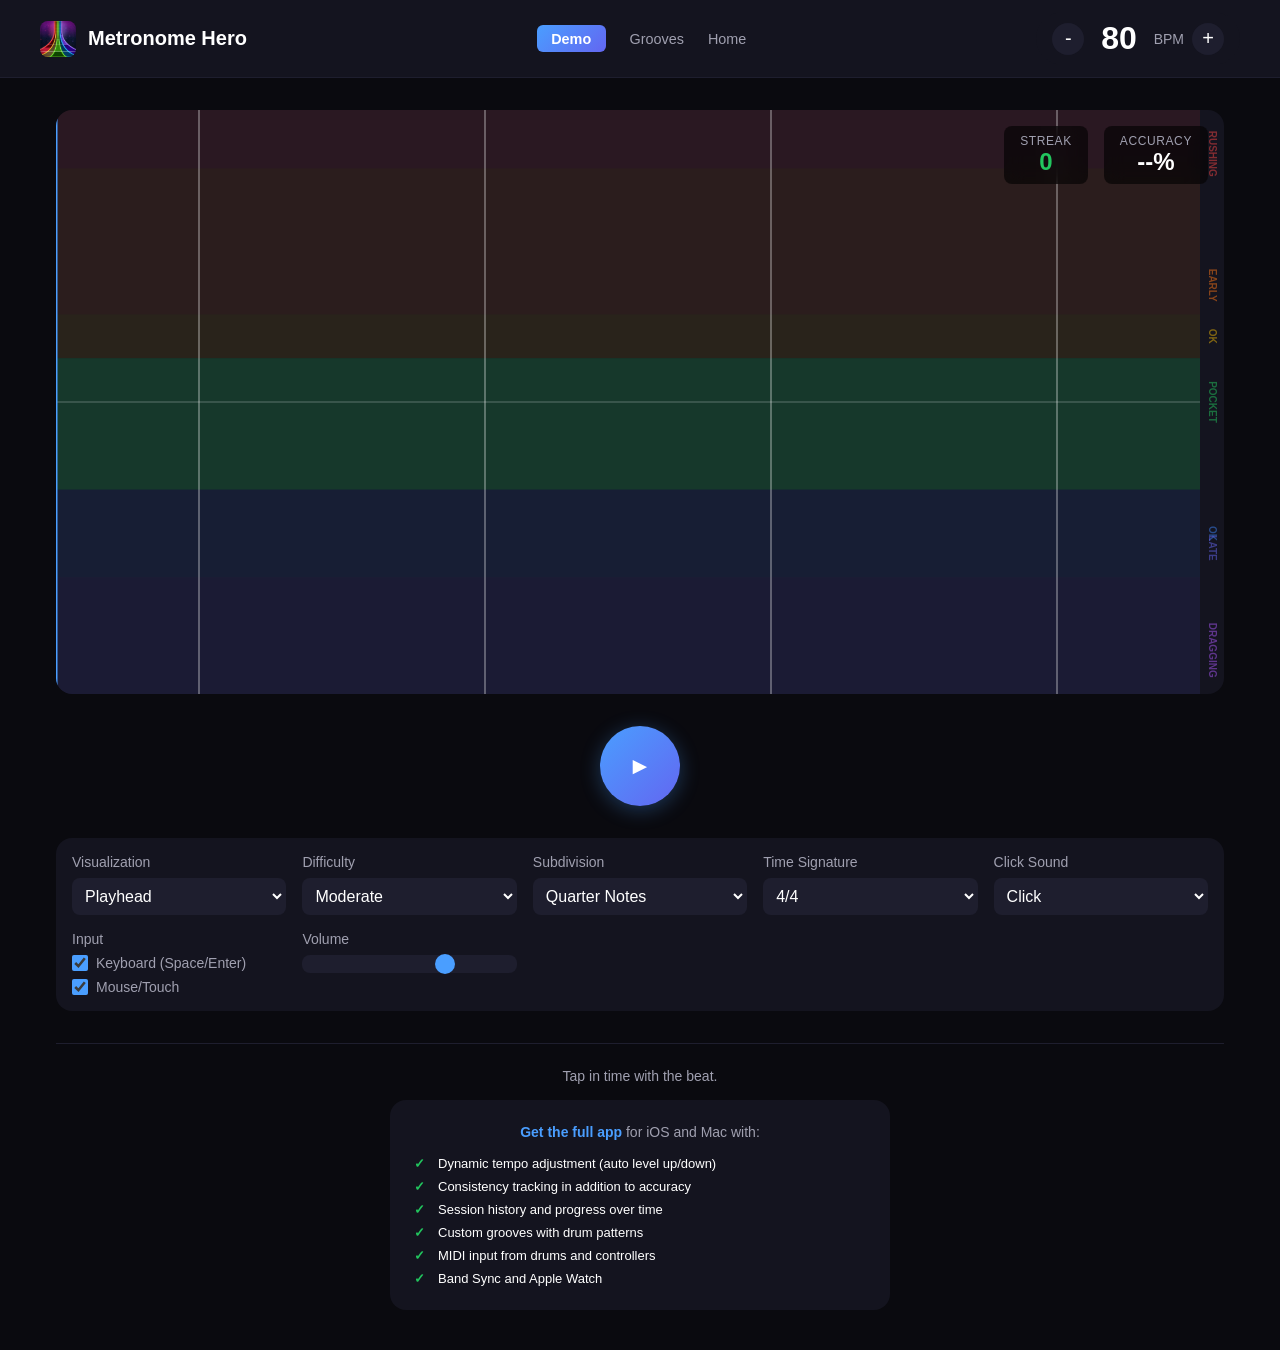
<file: play/index.html>
<!DOCTYPE html>
<html lang="en">
<head>
    <meta charset="UTF-8">
    <meta name="viewport" content="width=device-width, initial-scale=1.0">
    <title>Metronome Hero - Play</title>
    <link rel="stylesheet" href="style.css">
    <link rel="icon" href="../images/icon.png" type="image/png">
</head>
<body>
    <nav>
        <div class="nav-container">
            <a href="../" class="nav-brand">
                <img src="../images/appicon.png" alt="Metronome Hero icon">
                Metronome Hero
            </a>
            <ul class="nav-links">
                <li><a href="./" class="nav-demo">Demo</a></li>
                <li><a href="../grooves/">Grooves</a></li>
                <li><a href="../">Home</a></li>
            </ul>
            <div id="tempo-display">
                <button id="tempo-down" class="tempo-btn">-</button>
                <span id="tempo-value">80</span>
                <span class="tempo-unit">BPM</span>
                <button id="tempo-up" class="tempo-btn">+</button>
            </div>
        </div>
    </nav>

    <div id="app">

        <main>
            <div id="visualization-container">
                <canvas id="viz-canvas"></canvas>
                <div id="stats-overlay">
                    <div id="streak-display">
                        <span class="label">Streak</span>
                        <span id="streak-value">0</span>
                    </div>
                    <div id="accuracy-display">
                        <span class="label">Accuracy</span>
                        <span id="accuracy-value">--%</span>
                    </div>
                </div>
            </div>

            <div id="controls">
                <button id="play-btn" class="primary-btn">
                    <span class="play-icon">&#9658;</span>
                    <span class="stop-icon">&#9632;</span>
                </button>
            </div>

            <div id="settings-panel">
                <div class="setting-group">
                    <label>Visualization</label>
                    <select id="viz-select">
                        <option value="playhead">Playhead</option>
                        <option value="scrolling">Scrolling History</option>
                        <option value="highway">Note Highway</option>
                    </select>
                </div>

                <div class="setting-group">
                    <label>Difficulty</label>
                    <select id="difficulty-select">
                        <option value="beginner">Beginner</option>
                        <option value="easy">Easy</option>
                        <option value="moderate" selected>Moderate</option>
                        <option value="hard">Hard</option>
                        <option value="expert">Expert</option>
                    </select>
                </div>

                <div class="setting-group">
                    <label>Subdivision</label>
                    <select id="subdivision-select">
                        <option value="1">Quarter Notes</option>
                        <option value="2">Eighth Notes</option>
                        <option value="3">Triplets</option>
                        <option value="4">Sixteenth Notes</option>
                    </select>
                </div>

                <div class="setting-group">
                    <label>Time Signature</label>
                    <select id="timesig-select">
                        <option value="4">4/4</option>
                        <option value="3">3/4</option>
                        <option value="6">6/8</option>
                        <option value="5">5/4</option>
                        <option value="7">7/8</option>
                    </select>
                </div>

                <div class="setting-group">
                    <label>Click Sound</label>
                    <select id="sound-select">
                        <option value="click">Click</option>
                        <option value="woodblock">Wood Block</option>
                        <option value="hihat">Hi-Hat</option>
                        <option value="cowbell">Cowbell</option>
                        <option value="claves">Claves</option>
                    </select>
                </div>

                <div class="setting-group">
                    <label>Input</label>
                    <div id="input-options">
                        <label class="checkbox-label">
                            <input type="checkbox" id="input-keyboard" checked>
                            Keyboard (Space/Enter)
                        </label>
                        <label class="checkbox-label">
                            <input type="checkbox" id="input-mouse" checked>
                            Mouse/Touch
                        </label>
                    </div>
                </div>

                <div class="setting-group">
                    <label>Volume</label>
                    <input type="range" id="volume-slider" min="0" max="100" value="70">
                </div>
            </div>
        </main>

        <footer>
            <p class="footer-tagline">Tap in time with the beat.</p>
            <div class="app-promo">
                <p><a href="../" class="app-link">Get the full app</a> for iOS and Mac with:</p>
                <ul class="feature-list">
                    <li>Dynamic tempo adjustment (auto level up/down)</li>
                    <li>Consistency tracking in addition to accuracy</li>
                    <li>Session history and progress over time</li>
                    <li>Custom grooves with drum patterns</li>
                    <li>MIDI input from drums and controllers</li>
                    <li>Band Sync and Apple Watch</li>
                </ul>
            </div>
        </footer>
    </div>

    <script type="module" src="app.js"></script>
</body>
</html>
</file>
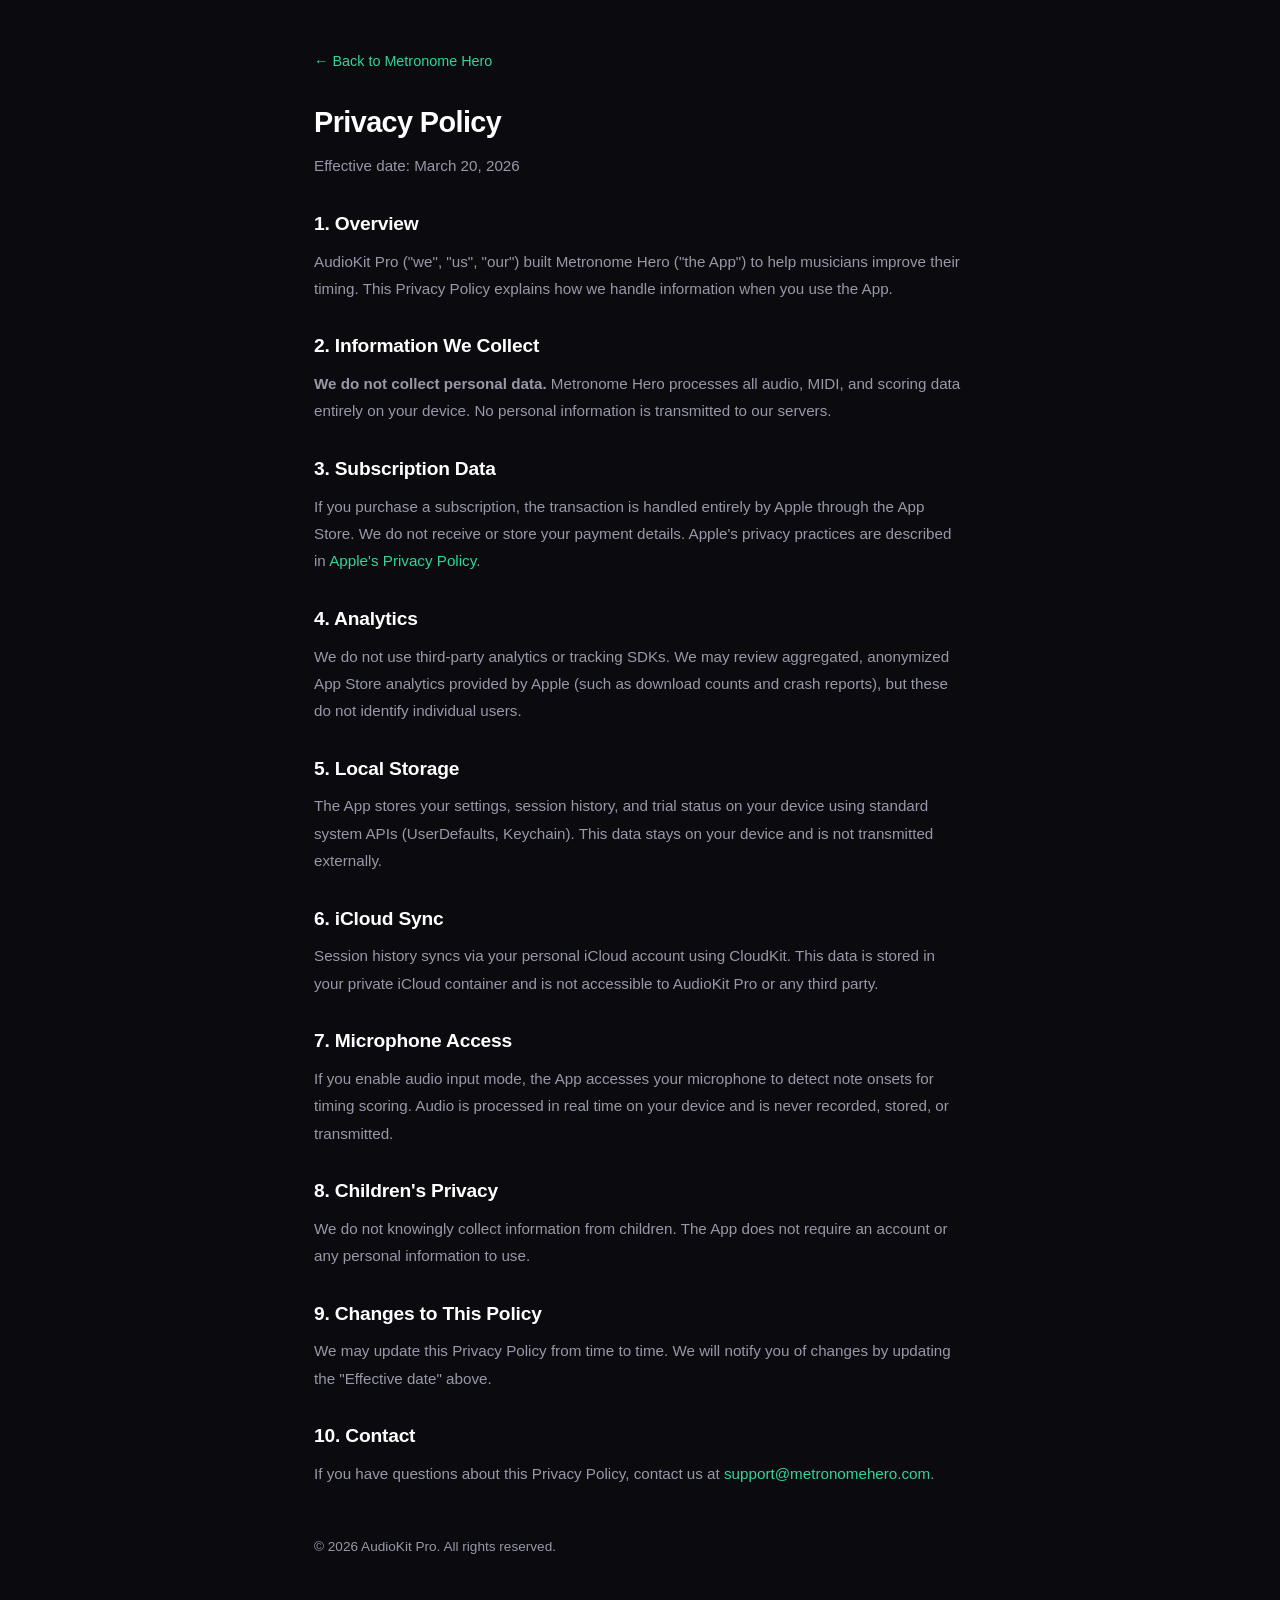
<file: privacy-policy.html>
<!DOCTYPE html>
<html lang="en">
<head>
    <meta charset="UTF-8">
    <meta name="viewport" content="width=device-width, initial-scale=1.0">
    <title>Privacy Policy — Metronome Hero</title>
    <link rel="icon" type="image/png" href="appicon.png">
    <link rel="stylesheet" href="style.css">
</head>
<body>

<div class="legal-page">
<div class="container">
    <a href="index.html" class="back-link">&larr; Back to Metronome Hero</a>

    <h1>Privacy Policy</h1>
    <p class="effective-date">Effective date: March 20, 2026</p>

    <h2>1. Overview</h2>
    <p>AudioKit Pro ("we", "us", "our") built Metronome Hero ("the App") to help musicians improve their timing. This Privacy Policy explains how we handle information when you use the App.</p>

    <h2>2. Information We Collect</h2>
    <p><strong>We do not collect personal data.</strong> Metronome Hero processes all audio, MIDI, and scoring data entirely on your device. No personal information is transmitted to our servers.</p>

    <h2>3. Subscription Data</h2>
    <p>If you purchase a subscription, the transaction is handled entirely by Apple through the App Store. We do not receive or store your payment details. Apple's privacy practices are described in <a href="https://www.apple.com/privacy/">Apple's Privacy Policy</a>.</p>

    <h2>4. Analytics</h2>
    <p>We do not use third-party analytics or tracking SDKs. We may review aggregated, anonymized App Store analytics provided by Apple (such as download counts and crash reports), but these do not identify individual users.</p>

    <h2>5. Local Storage</h2>
    <p>The App stores your settings, session history, and trial status on your device using standard system APIs (UserDefaults, Keychain). This data stays on your device and is not transmitted externally.</p>

    <h2>6. iCloud Sync</h2>
    <p>Session history syncs via your personal iCloud account using CloudKit. This data is stored in your private iCloud container and is not accessible to AudioKit Pro or any third party.</p>

    <h2>7. Microphone Access</h2>
    <p>If you enable audio input mode, the App accesses your microphone to detect note onsets for timing scoring. Audio is processed in real time on your device and is never recorded, stored, or transmitted.</p>

    <h2>8. Children's Privacy</h2>
    <p>We do not knowingly collect information from children. The App does not require an account or any personal information to use.</p>

    <h2>9. Changes to This Policy</h2>
    <p>We may update this Privacy Policy from time to time. We will notify you of changes by updating the "Effective date" above.</p>

    <h2>10. Contact</h2>
    <p>If you have questions about this Privacy Policy, contact us at <a href="mailto:support@metronomehero.com">support@metronomehero.com</a>.</p>

    <p style="margin-top: 3rem; font-size: 0.85rem;">&copy; 2026 AudioKit Pro. All rights reserved.</p>
</div>
</div>

</body>
</html>
</file>
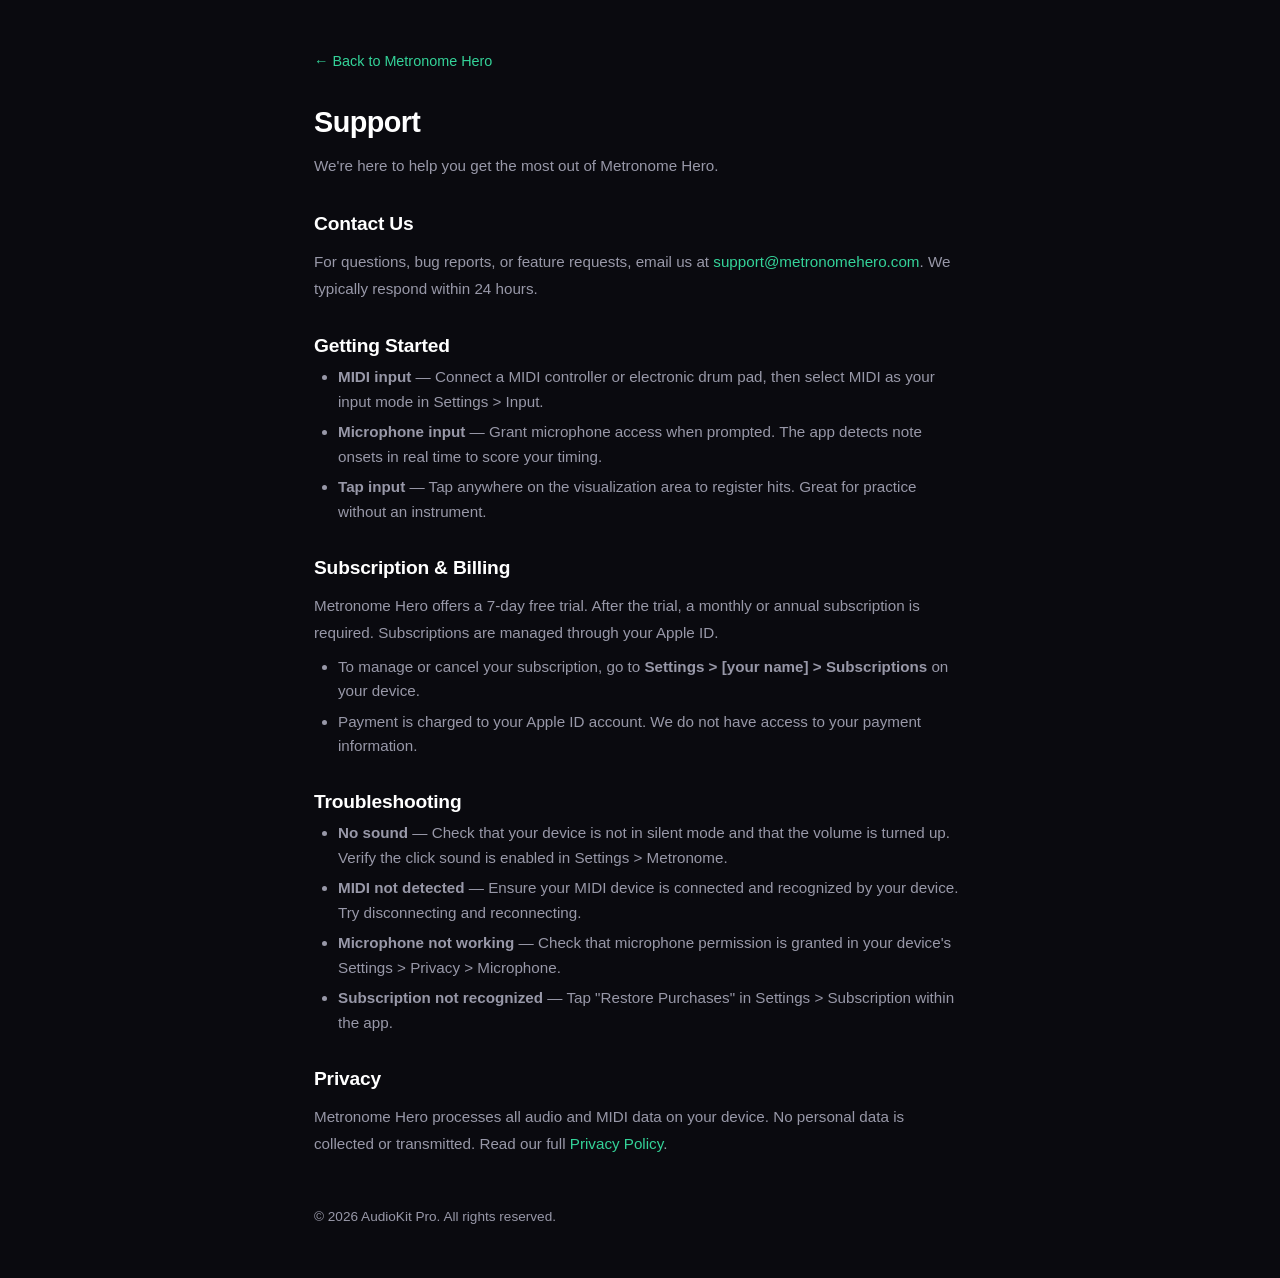
<file: support.html>
<!DOCTYPE html>
<html lang="en">
<head>
    <meta charset="UTF-8">
    <meta name="viewport" content="width=device-width, initial-scale=1.0">
    <title>Support — Metronome Hero</title>
    <link rel="icon" type="image/png" href="appicon.png">
    <link rel="stylesheet" href="style.css">
</head>
<body>

<div class="legal-page">
<div class="container">
    <a href="index.html" class="back-link">&larr; Back to Metronome Hero</a>

    <h1>Support</h1>
    <p>We're here to help you get the most out of Metronome Hero.</p>

    <h2>Contact Us</h2>
    <p>For questions, bug reports, or feature requests, email us at <a href="mailto:support@metronomehero.com">support@metronomehero.com</a>. We typically respond within 24 hours.</p>

    <h2>Getting Started</h2>
    <ul>
        <li><strong>MIDI input</strong> &mdash; Connect a MIDI controller or electronic drum pad, then select MIDI as your input mode in Settings &gt; Input.</li>
        <li><strong>Microphone input</strong> &mdash; Grant microphone access when prompted. The app detects note onsets in real time to score your timing.</li>
        <li><strong>Tap input</strong> &mdash; Tap anywhere on the visualization area to register hits. Great for practice without an instrument.</li>
    </ul>

    <h2>Subscription &amp; Billing</h2>
    <p>Metronome Hero offers a 7-day free trial. After the trial, a monthly or annual subscription is required. Subscriptions are managed through your Apple ID.</p>
    <ul>
        <li>To manage or cancel your subscription, go to <strong>Settings &gt; [your name] &gt; Subscriptions</strong> on your device.</li>
        <li>Payment is charged to your Apple ID account. We do not have access to your payment information.</li>
    </ul>

    <h2>Troubleshooting</h2>
    <ul>
        <li><strong>No sound</strong> &mdash; Check that your device is not in silent mode and that the volume is turned up. Verify the click sound is enabled in Settings &gt; Metronome.</li>
        <li><strong>MIDI not detected</strong> &mdash; Ensure your MIDI device is connected and recognized by your device. Try disconnecting and reconnecting.</li>
        <li><strong>Microphone not working</strong> &mdash; Check that microphone permission is granted in your device's Settings &gt; Privacy &gt; Microphone.</li>
        <li><strong>Subscription not recognized</strong> &mdash; Tap "Restore Purchases" in Settings &gt; Subscription within the app.</li>
    </ul>

    <h2>Privacy</h2>
    <p>Metronome Hero processes all audio and MIDI data on your device. No personal data is collected or transmitted. Read our full <a href="privacy-policy.html">Privacy Policy</a>.</p>

    <p style="margin-top: 3rem; font-size: 0.85rem;">&copy; 2026 AudioKit Pro. All rights reserved.</p>
</div>
</div>

</body>
</html>
</file>
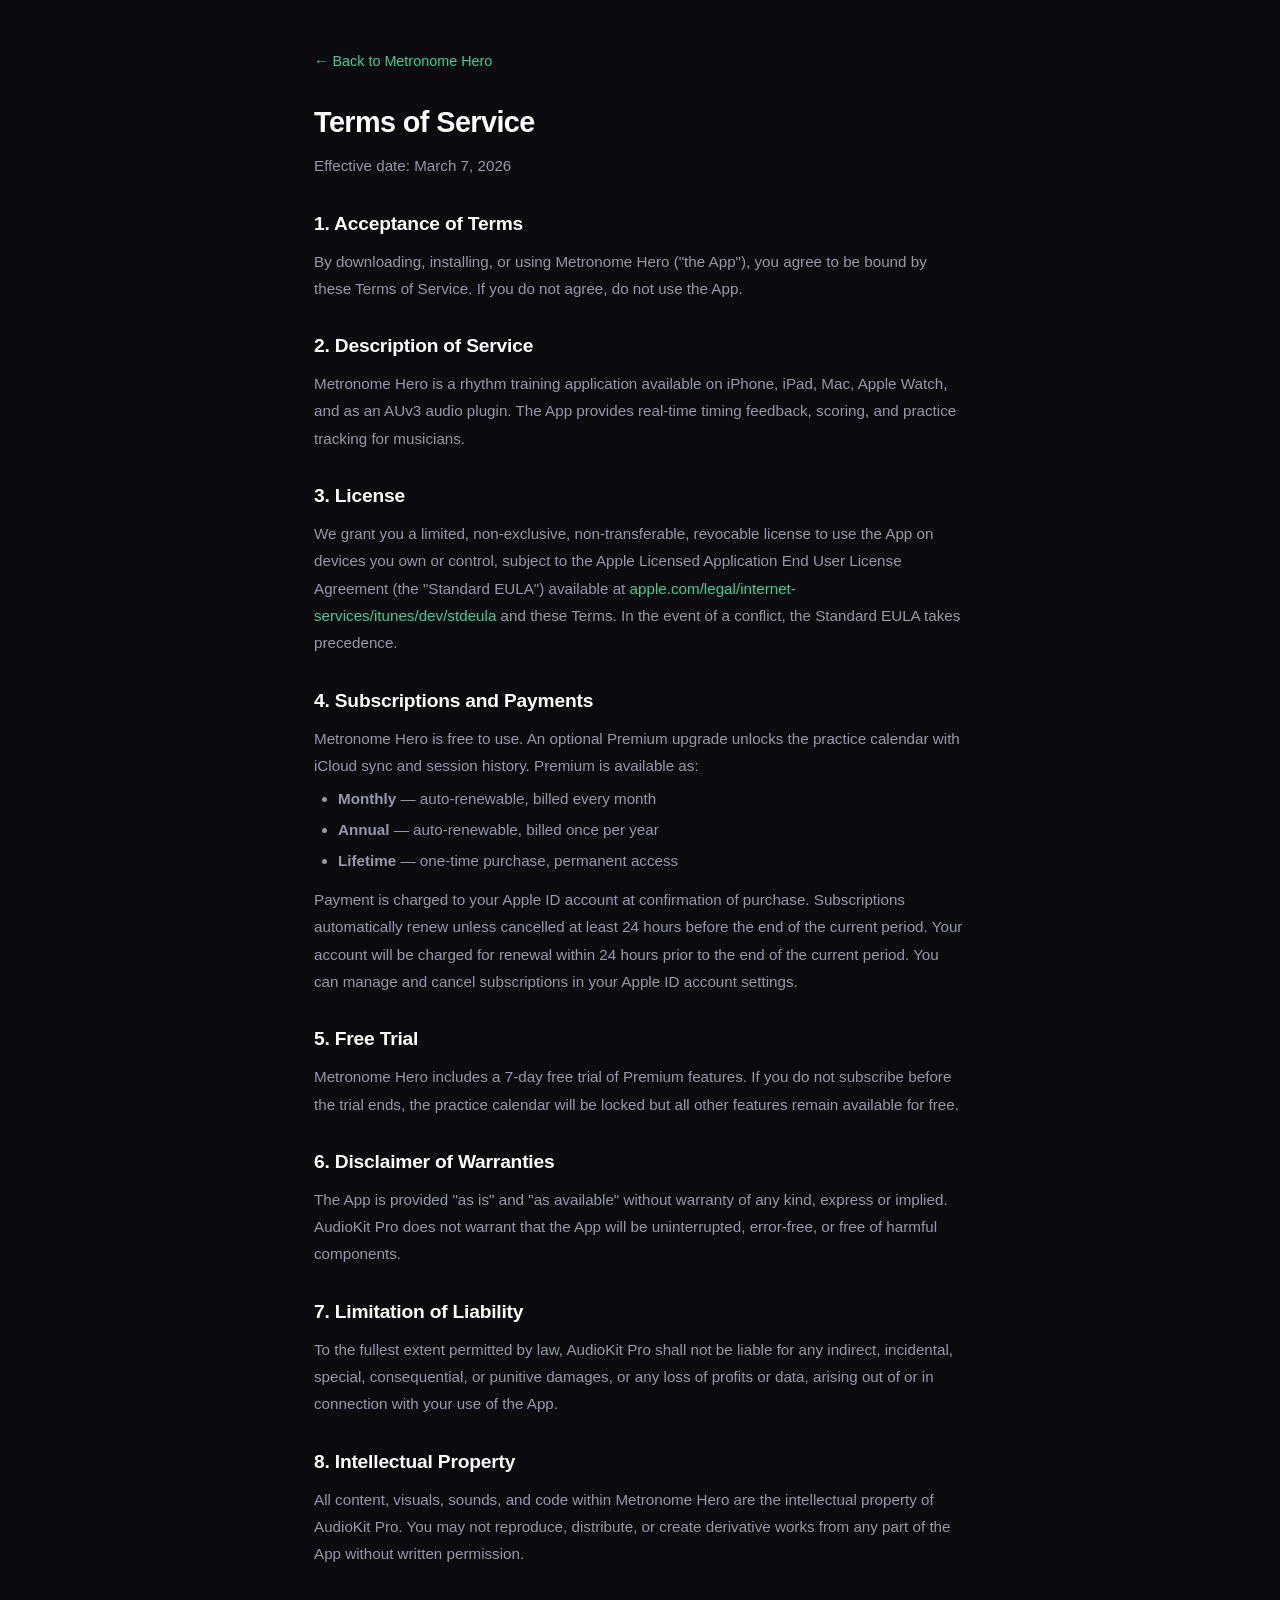
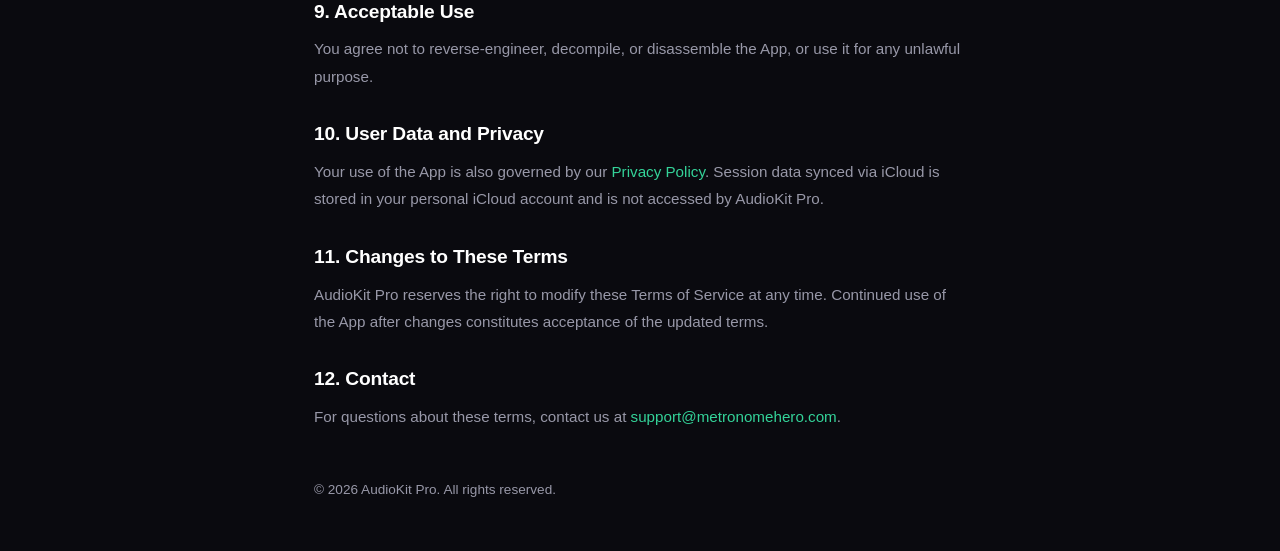
<file: terms-of-service.html>
<!DOCTYPE html>
<html lang="en">
<head>
    <meta charset="UTF-8">
    <meta name="viewport" content="width=device-width, initial-scale=1.0">
    <title>Terms of Service — Metronome Hero</title>
    <link rel="icon" type="image/png" href="appicon.png">
    <link rel="stylesheet" href="style.css">
</head>
<body>

<div class="legal-page">
<div class="container">
    <a href="index.html" class="back-link">&larr; Back to Metronome Hero</a>

    <h1>Terms of Service</h1>
    <p class="effective-date">Effective date: March 7, 2026</p>

    <h2>1. Acceptance of Terms</h2>
    <p>By downloading, installing, or using Metronome Hero ("the App"), you agree to be bound by these Terms of Service. If you do not agree, do not use the App.</p>

    <h2>2. Description of Service</h2>
    <p>Metronome Hero is a rhythm training application available on iPhone, iPad, Mac, Apple Watch, and as an AUv3 audio plugin. The App provides real-time timing feedback, scoring, and practice tracking for musicians.</p>

    <h2>3. License</h2>
    <p>We grant you a limited, non-exclusive, non-transferable, revocable license to use the App on devices you own or control, subject to the Apple Licensed Application End User License Agreement (the "Standard EULA") available at <a href="https://www.apple.com/legal/internet-services/itunes/dev/stdeula/">apple.com/legal/internet-services/itunes/dev/stdeula</a> and these Terms. In the event of a conflict, the Standard EULA takes precedence.</p>

    <h2>4. Subscriptions and Payments</h2>
    <p>Metronome Hero is free to use. An optional Premium upgrade unlocks the practice calendar with iCloud sync and session history. Premium is available as:</p>
    <ul>
        <li><strong>Monthly</strong> &mdash; auto-renewable, billed every month</li>
        <li><strong>Annual</strong> &mdash; auto-renewable, billed once per year</li>
        <li><strong>Lifetime</strong> &mdash; one-time purchase, permanent access</li>
    </ul>
    <p>Payment is charged to your Apple ID account at confirmation of purchase. Subscriptions automatically renew unless cancelled at least 24 hours before the end of the current period. Your account will be charged for renewal within 24 hours prior to the end of the current period. You can manage and cancel subscriptions in your Apple ID account settings.</p>

    <h2>5. Free Trial</h2>
    <p>Metronome Hero includes a 7-day free trial of Premium features. If you do not subscribe before the trial ends, the practice calendar will be locked but all other features remain available for free.</p>

    <h2>6. Disclaimer of Warranties</h2>
    <p>The App is provided "as is" and "as available" without warranty of any kind, express or implied. AudioKit Pro does not warrant that the App will be uninterrupted, error-free, or free of harmful components.</p>

    <h2>7. Limitation of Liability</h2>
    <p>To the fullest extent permitted by law, AudioKit Pro shall not be liable for any indirect, incidental, special, consequential, or punitive damages, or any loss of profits or data, arising out of or in connection with your use of the App.</p>

    <h2>8. Intellectual Property</h2>
    <p>All content, visuals, sounds, and code within Metronome Hero are the intellectual property of AudioKit Pro. You may not reproduce, distribute, or create derivative works from any part of the App without written permission.</p>

    <h2>9. Acceptable Use</h2>
    <p>You agree not to reverse-engineer, decompile, or disassemble the App, or use it for any unlawful purpose.</p>

    <h2>10. User Data and Privacy</h2>
    <p>Your use of the App is also governed by our <a href="privacy-policy.html">Privacy Policy</a>. Session data synced via iCloud is stored in your personal iCloud account and is not accessed by AudioKit Pro.</p>

    <h2>11. Changes to These Terms</h2>
    <p>AudioKit Pro reserves the right to modify these Terms of Service at any time. Continued use of the App after changes constitutes acceptance of the updated terms.</p>

    <h2>12. Contact</h2>
    <p>For questions about these terms, contact us at <a href="mailto:support@metronomehero.com">support@metronomehero.com</a>.</p>

    <p style="margin-top: 3rem; font-size: 0.85rem;">&copy; 2026 AudioKit Pro. All rights reserved.</p>
</div>
</div>

</body>
</html>
</file>
<file: play/style.css>
/* Metronome Hero Web - Styles */

:root {
    --bg-primary: #0a0a0f;
    --bg-secondary: #14141f;
    --bg-tertiary: #1e1e2e;
    --text-primary: #ffffff;
    --text-secondary: #a0a0b0;
    --accent: #4a9eff;
    --accent-glow: rgba(74, 158, 255, 0.3);

    /* Rating colors */
    --color-perfect: #22c55e;
    --color-okay-early: #eab308;
    --color-okay-late: #3b82f6;
    --color-early: #f97316;
    --color-late: #6366f1;
    --color-very-early: #ef4444;
    --color-very-late: #a855f7;

    /* Zone colors (semi-transparent) */
    --zone-pocket: rgba(34, 197, 94, 0.2);
    --zone-okay: rgba(234, 179, 8, 0.15);
    --zone-off: rgba(239, 68, 68, 0.1);
}

* {
    margin: 0;
    padding: 0;
    box-sizing: border-box;
}

body {
    font-family: -apple-system, BlinkMacSystemFont, 'Segoe UI', Roboto, Oxygen, Ubuntu, sans-serif;
    background: var(--bg-primary);
    color: var(--text-primary);
    min-height: 100vh;
    overflow-x: hidden;
}

#app {
    display: flex;
    flex-direction: column;
    min-height: 100vh;
    max-width: 1200px;
    margin: 0 auto;
    padding: 1rem;
}

/* Nav */
nav {
    background: var(--bg-secondary);
    border-bottom: 1px solid var(--bg-tertiary);
    padding: 0.75rem 1rem;
}

.nav-container {
    display: flex;
    justify-content: space-between;
    align-items: center;
    max-width: 1200px;
    margin: 0 auto;
}

.nav-brand {
    display: flex;
    align-items: center;
    gap: 0.75rem;
    text-decoration: none;
    color: var(--text-primary);
    font-size: 1.25rem;
    font-weight: 600;
}

.nav-brand img {
    width: 36px;
    height: 36px;
    border-radius: 8px;
}

.nav-links {
    display: flex;
    gap: 1.5rem;
    list-style: none;
    align-items: center;
}

.nav-links a {
    color: var(--text-secondary);
    font-size: 0.9rem;
    font-weight: 500;
    text-decoration: none;
    transition: color 0.2s;
}

.nav-links a:hover {
    color: var(--text-primary);
}

.nav-links a.nav-demo {
    background: linear-gradient(135deg, var(--accent), #6366f1);
    color: white;
    padding: 0.35rem 0.9rem;
    border-radius: 6px;
    font-weight: 600;
}

.nav-links a.nav-demo:hover {
    color: white;
    opacity: 0.9;
}

#tempo-display {
    display: flex;
    align-items: center;
    gap: 0.5rem;
    background: var(--bg-secondary);
    padding: 0.5rem 1rem;
    border-radius: 2rem;
}

#tempo-value {
    font-size: 2rem;
    font-weight: 700;
    min-width: 3ch;
    text-align: center;
}

.tempo-unit {
    color: var(--text-secondary);
    font-size: 0.875rem;
}

.tempo-btn {
    width: 2rem;
    height: 2rem;
    border: none;
    border-radius: 50%;
    background: var(--bg-tertiary);
    color: var(--text-primary);
    font-size: 1.25rem;
    cursor: pointer;
    transition: background 0.2s;
}

.tempo-btn:hover {
    background: var(--accent);
}

/* Main content */
main {
    flex: 1;
    display: flex;
    flex-direction: column;
    gap: 1rem;
    padding: 1rem 0;
}

/* Visualization */
#visualization-container {
    position: relative;
    flex: 1;
    min-height: 300px;
    background: var(--bg-secondary);
    border-radius: 1rem;
    overflow: hidden;
}

#viz-canvas {
    width: 100%;
    height: 100%;
    display: block;
}

#stats-overlay {
    position: absolute;
    top: 1rem;
    right: 1rem;
    display: flex;
    gap: 1rem;
}

#streak-display, #accuracy-display {
    background: rgba(0, 0, 0, 0.6);
    backdrop-filter: blur(10px);
    padding: 0.5rem 1rem;
    border-radius: 0.5rem;
    text-align: center;
}

#stats-overlay .label {
    display: block;
    font-size: 0.75rem;
    color: var(--text-secondary);
    text-transform: uppercase;
    letter-spacing: 0.05em;
}

#streak-value, #accuracy-value {
    font-size: 1.5rem;
    font-weight: 700;
}

#streak-value {
    color: var(--color-perfect);
}

/* Controls */
#controls {
    display: flex;
    justify-content: center;
    padding: 1rem 0;
}

.primary-btn {
    width: 5rem;
    height: 5rem;
    border: none;
    border-radius: 50%;
    background: linear-gradient(135deg, var(--accent), #6366f1);
    color: white;
    font-size: 1.5rem;
    cursor: pointer;
    transition: transform 0.2s, box-shadow 0.2s;
    box-shadow: 0 4px 20px var(--accent-glow);
}

.primary-btn:hover {
    transform: scale(1.05);
    box-shadow: 0 6px 30px var(--accent-glow);
}

.primary-btn:active {
    transform: scale(0.95);
}

#play-btn .stop-icon {
    display: none;
}

#play-btn.playing .play-icon {
    display: none;
}

#play-btn.playing .stop-icon {
    display: inline;
}

/* Settings Panel */
#settings-panel {
    display: grid;
    grid-template-columns: repeat(auto-fit, minmax(200px, 1fr));
    gap: 1rem;
    padding: 1rem;
    background: var(--bg-secondary);
    border-radius: 1rem;
}

.setting-group {
    display: flex;
    flex-direction: column;
    gap: 0.5rem;
}

.setting-group label {
    font-size: 0.875rem;
    color: var(--text-secondary);
    font-weight: 500;
}

.setting-group select,
.setting-group input[type="range"] {
    width: 100%;
    padding: 0.5rem;
    background: var(--bg-tertiary);
    border: 1px solid transparent;
    border-radius: 0.5rem;
    color: var(--text-primary);
    font-size: 1rem;
    cursor: pointer;
}

.setting-group select:focus {
    border-color: var(--accent);
    outline: none;
}

#input-options {
    display: flex;
    flex-direction: column;
    gap: 0.5rem;
}

.checkbox-label {
    display: flex;
    align-items: center;
    gap: 0.5rem;
    font-size: 0.875rem;
    color: var(--text-primary);
    cursor: pointer;
}

.checkbox-label input[type="checkbox"] {
    width: 1rem;
    height: 1rem;
    accent-color: var(--accent);
}

.hidden {
    display: none !important;
}

/* Footer */
footer {
    text-align: center;
    padding: 1.5rem 1rem;
    color: var(--text-secondary);
    font-size: 0.875rem;
    border-top: 1px solid var(--bg-tertiary);
    margin-top: 1rem;
}

.footer-tagline {
    margin-bottom: 1rem;
}

.app-promo {
    background: var(--bg-secondary);
    border-radius: 1rem;
    padding: 1.5rem;
    max-width: 500px;
    margin: 0 auto;
}

.app-link {
    color: var(--accent);
    text-decoration: none;
    font-weight: 600;
}

.app-link:hover {
    text-decoration: underline;
}

.feature-list {
    list-style: none;
    text-align: left;
    margin-top: 1rem;
    display: grid;
    gap: 0.5rem;
}

.feature-list li {
    padding-left: 1.5rem;
    position: relative;
    color: var(--text-primary);
    font-size: 0.8125rem;
}

.feature-list li::before {
    content: "✓";
    position: absolute;
    left: 0;
    color: var(--color-perfect);
    font-weight: bold;
}

footer a {
    color: var(--accent);
    text-decoration: none;
}

footer a:hover {
    text-decoration: underline;
}

/* Modal */
.modal {
    position: fixed;
    inset: 0;
    background: rgba(0, 0, 0, 0.8);
    display: flex;
    align-items: center;
    justify-content: center;
    z-index: 1000;
}

.modal-content {
    background: var(--bg-secondary);
    padding: 2rem;
    border-radius: 1rem;
    max-width: 400px;
    text-align: center;
}

.modal-content h2 {
    margin-bottom: 1rem;
}

.modal-content p {
    color: var(--text-secondary);
    margin-bottom: 1.5rem;
}

.modal-content button {
    margin: 0 0.5rem;
    padding: 0.75rem 1.5rem;
    border: none;
    border-radius: 0.5rem;
    font-size: 1rem;
    cursor: pointer;
}

.secondary-btn {
    background: var(--bg-tertiary);
    color: var(--text-primary);
}

/* Range slider styling */
input[type="range"] {
    -webkit-appearance: none;
    height: 0.5rem;
    border-radius: 0.25rem;
}

input[type="range"]::-webkit-slider-thumb {
    -webkit-appearance: none;
    width: 1.25rem;
    height: 1.25rem;
    border-radius: 50%;
    background: var(--accent);
    cursor: pointer;
}

/* Responsive */
@media (max-width: 600px) {
    header {
        flex-direction: column;
        gap: 1rem;
    }

    #settings-panel {
        grid-template-columns: 1fr;
    }

    #visualization-container {
        min-height: 250px;
    }
}

/* Animation for hits */
@keyframes hitPulse {
    0% { transform: scale(1); opacity: 1; }
    100% { transform: scale(1.5); opacity: 0; }
}

.hit-pulse {
    animation: hitPulse 0.3s ease-out forwards;
}

/* Level up flash */
@keyframes levelUp {
    0% { background: var(--color-perfect); }
    100% { background: transparent; }
}

.level-up-flash {
    animation: levelUp 0.5s ease-out;
}
</file>
<file: style.css>
/* ── Reset & Base ── */
*, *::before, *::after { margin: 0; padding: 0; box-sizing: border-box; }

:root {
    --bg-dark: #0a0a0f;
    --bg-section: #111118;
    --bg-card: #1a1a24;
    --accent: #34d399;
    --accent-dim: #22a87a;
    --text: #e8e8f0;
    --text-dim: #9898a8;
    --text-bright: #ffffff;
    --gradient-start: #34d399;
    --gradient-end: #3b82f6;
    --font: -apple-system, BlinkMacSystemFont, 'SF Pro Display', 'Segoe UI', Roboto, sans-serif;
    --font-mono: 'SF Mono', 'Fira Code', 'Cascadia Code', monospace;
    --max-width: 1100px;
}

html { scroll-behavior: smooth; }

body {
    font-family: var(--font);
    background: var(--bg-dark);
    color: var(--text);
    line-height: 1.6;
    -webkit-font-smoothing: antialiased;
}

/* ── Typography ── */
h1, h2, h3 { color: var(--text-bright); line-height: 1.2; }
h1 { font-size: clamp(2.4rem, 5vw, 3.8rem); font-weight: 800; letter-spacing: -0.02em; }
h2 { font-size: clamp(1.6rem, 3.5vw, 2.4rem); font-weight: 700; letter-spacing: -0.01em; }
h3 { font-size: 1.15rem; font-weight: 600; }
p { color: var(--text-dim); font-size: 1.05rem; }
a { color: var(--accent); text-decoration: none; }
a:hover { color: var(--accent-dim); }

/* ── Layout ── */
.container { max-width: var(--max-width); margin: 0 auto; padding: 0 1.5rem; }

section { padding: 5rem 0; }
section:nth-child(even) { background: var(--bg-section); }

/* ── Nav ── */
nav {
    position: fixed; top: 0; left: 0; right: 0; z-index: 100;
    background: rgba(10, 10, 15, 0.85);
    backdrop-filter: blur(20px); -webkit-backdrop-filter: blur(20px);
    border-bottom: 1px solid rgba(255,255,255,0.06);
    padding: 0.8rem 0;
}
nav .container { display: flex; align-items: center; justify-content: space-between; }
.nav-brand { display: flex; align-items: center; gap: 0.6rem; font-weight: 700; font-size: 1.1rem; color: var(--text-bright); }
.nav-brand img { width: 32px; height: 32px; border-radius: 7px; }
.nav-links { display: flex; gap: 1.8rem; list-style: none; align-items: center; }
.nav-links a { color: var(--text-dim); font-size: 0.9rem; font-weight: 500; transition: color 0.2s; }
.nav-links a:hover { color: var(--text-bright); }
.nav-links a.nav-demo {
    background: linear-gradient(135deg, var(--gradient-start), var(--gradient-end));
    color: #000;
    padding: 0.35rem 0.9rem;
    border-radius: 6px;
    font-weight: 600;
}
.nav-links a.nav-demo:hover { color: #000; opacity: 0.9; }

/* ── Buttons ── */
.btn {
    display: inline-flex; align-items: center; gap: 0.5rem;
    padding: 0.85rem 1.8rem; border-radius: 12px; font-weight: 600; font-size: 1rem;
    transition: all 0.2s; border: none; cursor: pointer;
}
.btn-primary { background: linear-gradient(135deg, var(--gradient-start), var(--gradient-end)); color: #000; }
.btn-primary:hover { transform: translateY(-2px); box-shadow: 0 8px 30px rgba(52, 211, 153, 0.25); color: #000; }
.btn-secondary { background: rgba(255,255,255,0.06); color: var(--text); border: 1px solid rgba(255,255,255,0.1); }
.btn-secondary:hover { background: rgba(255,255,255,0.1); transform: translateY(-2px); color: var(--text-bright); }

/* ── Hero ── */
.hero {
    padding: 10rem 0 4rem;
    text-align: center;
    background: radial-gradient(ellipse at 50% 0%, rgba(52, 211, 153, 0.08) 0%, transparent 60%), var(--bg-dark);
}
.hero-icon { width: 120px; height: 120px; border-radius: 26px; margin-bottom: 2rem; box-shadow: 0 0 60px rgba(52, 211, 153, 0.15); }
.hero h1 { margin-bottom: 1rem; }
.hero h1 span {
    background: linear-gradient(135deg, var(--gradient-start), var(--gradient-end));
    -webkit-background-clip: text; -webkit-text-fill-color: transparent; background-clip: text;
}
.hero-tagline { font-size: clamp(1.1rem, 2.5vw, 1.35rem); color: var(--text-dim); max-width: 600px; margin: 0 auto 2.5rem; }
.hero-cta { display: flex; gap: 1rem; justify-content: center; flex-wrap: wrap; margin-bottom: 3rem; }

/* ── Hero Screenshot ── */
.hero-screenshot {
    position: relative;
    max-width: 800px;
    margin: 0 auto;
    border-radius: 16px;
    overflow: hidden;
    box-shadow: 0 20px 80px rgba(0,0,0,0.5), 0 0 0 1px rgba(255,255,255,0.06);
    cursor: pointer;
}
.hero-screenshot img {
    width: 100%; height: auto; display: block;
    position: absolute; inset: 0;
    opacity: 0; transition: opacity 1s ease;
}
.hero-screenshot img:first-child { position: relative; }
.hero-screenshot img.active { opacity: 1; }

/* ── Section Headers ── */
.section-header { text-align: center; margin-bottom: 3.5rem; }
.section-header p { max-width: 600px; margin: 1rem auto 0; }
.section-label {
    display: inline-block; font-size: 0.75rem; font-weight: 700;
    letter-spacing: 0.12em; text-transform: uppercase; color: var(--accent); margin-bottom: 0.6rem;
}

/* ── Color Spectrum Bar ── */
.spectrum-bar {
    display: flex; border-radius: 8px; overflow: hidden; height: 40px;
    max-width: 500px; margin: 2rem auto; box-shadow: 0 4px 20px rgba(0,0,0,0.3);
}
.spectrum-bar .zone {
    flex: 1; display: flex; align-items: center; justify-content: center;
    font-size: 0.7rem; font-weight: 700; color: rgba(0,0,0,0.7);
}

/* ── Screenshot with Caption ── */
.screenshot-showcase {
    max-width: 700px;
    margin: 2.5rem auto;
    border-radius: 12px;
    overflow: hidden;
    box-shadow: 0 12px 50px rgba(0,0,0,0.4), 0 0 0 1px rgba(255,255,255,0.06);
}
.screenshot-showcase img { width: 100%; height: auto; display: block; }
.viz-showcase {
    position: relative;
    max-width: 700px;
    margin: 2.5rem auto;
    border-radius: 12px;
    overflow: hidden;
    box-shadow: 0 12px 50px rgba(0,0,0,0.4), 0 0 0 1px rgba(255,255,255,0.06);
    cursor: pointer;
}
.viz-showcase img {
    width: 100%; height: auto; display: block;
    position: absolute; inset: 0;
    opacity: 0; transition: opacity 1s ease;
}
.viz-showcase img:first-child { position: relative; }
.viz-showcase img.active { opacity: 1; }
.viz-showcase-label {
    text-align: center; font-size: 0.8rem; color: var(--text-dim);
    margin-top: 0.75rem; font-variant-numeric: tabular-nums;
    transition: opacity 0.4s ease;
}

/* ── Feature Grid ── */
.feature-grid { display: grid; grid-template-columns: repeat(auto-fit, minmax(300px, 1fr)); gap: 1.5rem; }
.feature-card {
    background: var(--bg-card); border: 1px solid rgba(255,255,255,0.05);
    border-radius: 16px; padding: 2rem; transition: transform 0.2s, border-color 0.2s;
}
.feature-card:hover { transform: translateY(-4px); border-color: rgba(52, 211, 153, 0.2); }
.feature-card .icon { font-size: 2rem; margin-bottom: 1rem; }
.feature-card h3 { margin-bottom: 0.6rem; }
.feature-card p { font-size: 0.95rem; }

/* ── Tip Callout ── */
.tip-callout {
    background: rgba(52, 211, 153, 0.06);
    border: 1px solid rgba(52, 211, 153, 0.15);
    border-left: 3px solid var(--accent);
    border-radius: 12px;
    padding: 1.5rem 2rem;
    margin: 2.5rem auto;
    max-width: 700px;
}
.tip-callout h4 {
    color: var(--accent);
    font-size: 0.85rem;
    font-weight: 700;
    letter-spacing: 0.05em;
    text-transform: uppercase;
    margin-bottom: 0.5rem;
}
.tip-callout p {
    font-size: 0.95rem;
    line-height: 1.7;
}

/* ── Feature card with image ── */
.feature-card-img {
    background: var(--bg-card); border: 1px solid rgba(255,255,255,0.05);
    border-radius: 16px; overflow: hidden; transition: transform 0.2s, border-color 0.2s;
}
.feature-card-img:hover { transform: translateY(-4px); border-color: rgba(52, 211, 153, 0.2); }
.feature-card-img img { width: 100%; height: auto; display: block; }
.feature-card-img .card-body { padding: 1.5rem; }
.feature-card-img h3 { margin-bottom: 0.4rem; }
.feature-card-img p { font-size: 0.9rem; }

/* ── Visualization Showcase ── */
.viz-grid {
    display: grid;
    grid-template-columns: repeat(auto-fit, minmax(320px, 1fr));
    gap: 1.5rem;
    margin-top: 2rem;
}
.viz-card {
    background: var(--bg-card); border: 1px solid rgba(255,255,255,0.05);
    border-radius: 16px; overflow: hidden; transition: transform 0.2s, border-color 0.2s;
}
.viz-card:hover { transform: translateY(-4px); border-color: rgba(52, 211, 153, 0.2); }
.viz-card img { width: 100%; height: auto; display: block; }
.viz-card .viz-body { padding: 1.2rem 1.5rem; }
.viz-card h3 { font-size: 1.05rem; margin-bottom: 0.3rem; }
.viz-card p { font-size: 0.85rem; }

/* ── Platform Grid ── */
.platform-grid { display: grid; grid-template-columns: repeat(auto-fit, minmax(240px, 1fr)); gap: 1.5rem; }
.platform-card {
    background: var(--bg-card); border: 1px solid rgba(255,255,255,0.05);
    border-radius: 16px; padding: 2rem; text-align: center; transition: transform 0.2s;
}
.platform-card:hover { transform: translateY(-4px); }
.platform-card .platform-icon { font-size: 2.5rem; margin-bottom: 1rem; }
.platform-card h3 { margin-bottom: 0.5rem; }
.platform-card p { font-size: 0.9rem; }

/* ── Platform card with image ── */
.platform-card-img {
    background: var(--bg-card); border: 1px solid rgba(255,255,255,0.05);
    border-radius: 16px; overflow: hidden; text-align: center; transition: transform 0.2s;
    display: flex; flex-direction: column;
}
.platform-card-img:hover { transform: translateY(-4px); }
.platform-card-img .platform-img-area {
    height: 260px; display: flex; align-items: center; justify-content: center;
    background: #000; overflow: hidden;
}
.platform-card-img .platform-img-area img { width: 100%; height: 100%; object-fit: contain; display: block; }
.platform-card-img .platform-body { padding: 1.5rem; }
.platform-card-img h3 { margin-bottom: 0.5rem; }
.platform-card-img p { font-size: 0.9rem; }
.platform-card-img .platform-img-area.watch-area img {
    width: 55%; height: auto; object-fit: contain;
}

/* ── Input Modes ── */
.input-modes { display: grid; grid-template-columns: repeat(auto-fit, minmax(280px, 1fr)); gap: 1.5rem; }
.input-mode { display: flex; gap: 1.2rem; align-items: flex-start; }
.input-mode .mode-icon { font-size: 2rem; flex-shrink: 0; }
.input-mode h3 { margin-bottom: 0.3rem; }
.input-mode p { font-size: 0.9rem; }

/* ── Challenge List ── */
.challenge-grid { display: grid; grid-template-columns: repeat(auto-fit, minmax(240px, 1fr)); gap: 1.2rem; }
.challenge-item {
    background: var(--bg-card); border: 1px solid rgba(255,255,255,0.05);
    border-radius: 12px; padding: 1.5rem;
}
.challenge-item h3 { margin-bottom: 0.4rem; }
.challenge-item p { font-size: 0.9rem; }

/* ── Level Up Section ── */
.level-grid { grid-template-columns: 1fr 1fr; }

/* ── Session Summary ── */
.session-row {
    display: grid;
    grid-template-columns: 1fr 1fr;
    gap: 2rem;
    align-items: center;
    margin-top: 2rem;
}
.session-row .session-img {
    border-radius: 16px;
    overflow: hidden;
    box-shadow: 0 12px 50px rgba(0,0,0,0.4);
    background: var(--bg);
    padding: 1rem;
    max-width: 350px;
}
.session-row .session-img img { width: 100%; height: auto; display: block; border-radius: 12px; }
.session-row .session-text h3 { font-size: 1.3rem; margin-bottom: 0.8rem; }
.session-row .session-text p { font-size: 0.95rem; margin-bottom: 0.6rem; }
.session-row .session-text ul {
    list-style: none; padding: 0; margin-top: 0.8rem;
}
.session-row .session-text ul li {
    padding: 0.3rem 0; font-size: 0.95rem; color: var(--text-dim);
}
.session-row .session-text ul li::before {
    content: "\2713"; color: var(--accent); font-weight: 700; margin-right: 0.6rem;
}

/* ── Who For ── */
.who-grid { display: grid; grid-template-columns: repeat(auto-fill, minmax(250px, 1fr)); gap: 1rem; }
.who-item {
    display: flex; align-items: center; gap: 0.8rem; padding: 1rem 1.2rem;
    background: var(--bg-card); border-radius: 12px; border: 1px solid rgba(255,255,255,0.05);
}
.who-item .who-icon { font-size: 1.5rem; flex-shrink: 0; }
.who-item p { font-size: 0.95rem; color: var(--text); }

/* ── Meter Demo ── */
.meter-demo {
    display: flex; gap: 1rem; max-width: 600px; margin: 2rem auto;
    background: var(--bg-card); border: 1px solid rgba(255,255,255,0.05);
    border-radius: 14px; padding: 1.2rem 1.5rem;
}
.meter-bar { flex: 1; display: flex; align-items: center; gap: 0.6rem; }
.meter-label {
    font-size: 0.65rem; font-weight: 700; letter-spacing: 0.05em;
    white-space: nowrap; min-width: 5.5em; text-align: right;
    font-family: var(--font);
    transition: color 1.5s ease;
}
.meter-bar:nth-child(1) .meter-label { animation: meter-label-1 12s ease-in-out infinite; }
.meter-bar:nth-child(2) .meter-label { animation: meter-label-2 14s ease-in-out infinite; }
.meter-track {
    flex: 1; height: 14px; background: rgba(255,255,255,0.08);
    border-radius: 7px; overflow: hidden;
}
.meter-fill {
    height: 100%; border-radius: 7px;
}
.meter-bar:nth-child(1) .meter-fill { animation: meter-1 12s ease-in-out infinite; }
.meter-bar:nth-child(2) .meter-fill { animation: meter-2 14s ease-in-out infinite; }

@keyframes meter-1 {
    0%   { width: 30%; background: #ef4444; }
    15%  { width: 48%; background: #eab308; }
    40%  { width: 78%; background: #34d399; }
    65%  { width: 82%; background: #34d399; }
    80%  { width: 55%; background: #eab308; }
    90%  { width: 35%; background: #ef4444; }
    100% { width: 30%; background: #ef4444; }
}
@keyframes meter-2 {
    0%   { width: 70%; background: #34d399; }
    20%  { width: 75%; background: #34d399; }
    40%  { width: 50%; background: #eab308; }
    55%  { width: 28%; background: #ef4444; }
    70%  { width: 45%; background: #eab308; }
    85%  { width: 68%; background: #34d399; }
    100% { width: 70%; background: #34d399; }
}
@keyframes meter-label-1 {
    0%   { color: #ef4444; }
    15%  { color: #eab308; }
    40%  { color: #34d399; }
    65%  { color: #34d399; }
    80%  { color: #eab308; }
    90%  { color: #ef4444; }
    100% { color: #ef4444; }
}
@keyframes meter-label-2 {
    0%   { color: #34d399; }
    20%  { color: #34d399; }
    40%  { color: #eab308; }
    55%  { color: #ef4444; }
    70%  { color: #eab308; }
    85%  { color: #34d399; }
    100% { color: #34d399; }
}
@media (max-width: 768px) {
    .meter-demo { flex-direction: column; gap: 0.6rem; }
}

/* ── Built For Serious ── */
.specs-grid { display: grid; grid-template-columns: repeat(auto-fit, minmax(300px, 1fr)); gap: 0.8rem; }
.spec-item { display: flex; align-items: center; gap: 0.8rem; padding: 0.8rem; }
.spec-item .check { color: var(--accent); font-weight: 700; font-size: 1.1rem; flex-shrink: 0; }
.spec-item p { font-size: 0.95rem; color: var(--text-dim); }

/* ── Tip Browser ── */
.tip-browser {
    display: grid;
    grid-template-columns: 1fr auto;
    gap: 3rem;
    align-items: start;
    margin-top: 2rem;
}
.tip-browser-image {
    position: sticky;
    top: 2rem;
}
.tip-carousel {
    position: relative;
    width: 280px;
    aspect-ratio: 1290 / 2796;
}
.tip-carousel img {
    position: absolute;
    inset: 0;
    width: 100%;
    height: 100%;
    object-fit: cover;
    border-radius: 24px;
    opacity: 0;
    transition: opacity 0.6s ease;
}
.tip-carousel img.active { opacity: 1; }
.tip-carousel::after {
    content: '';
    position: absolute;
    inset: 0;
    border-radius: 24px;
    border: 1px solid rgba(255,255,255,0.12);
    pointer-events: none;
    box-shadow: 0 12px 40px rgba(0,0,0,0.5);
}
.tip-list {
    display: flex;
    flex-direction: column;
    gap: 1.5rem;
}
.tip-group-label {
    font-size: 0.7rem;
    text-transform: uppercase;
    letter-spacing: 0.1em;
    color: var(--accent);
    margin-bottom: 0.5rem;
    padding-left: 0.4rem;
}
.tip-group ul {
    list-style: none;
    padding: 0;
    margin: 0;
    display: flex;
    flex-wrap: wrap;
    gap: 0.4rem;
}
.tip-group li {
    padding: 0.45rem 1rem 0.45rem 0.75rem;
    font-size: 0.85rem;
    color: var(--text-dim);
    border-radius: 20px;
    cursor: pointer;
    transition: color 0.2s, background 0.2s, border-color 0.2s;
    border: 1px solid rgba(255,255,255,0.08);
    background: rgba(255,255,255,0.03);
    display: flex;
    align-items: center;
    gap: 0.4rem;
}
.tip-group li::before {
    content: "\25B8";
    font-size: 0.7rem;
    color: rgba(255,255,255,0.2);
    transition: color 0.2s;
}
.tip-group li:hover {
    color: var(--text);
    background: rgba(255,255,255,0.08);
    border-color: rgba(255,255,255,0.15);
}
.tip-group li:hover::before {
    color: var(--text);
}
.tip-list li.active {
    color: var(--accent);
    background: rgba(52, 211, 153, 0.1);
    border-color: rgba(52, 211, 153, 0.3);
}
.tip-list li.active::before {
    color: var(--accent);
}

/* ── Footer ── */
footer { padding: 3rem 0; border-top: 1px solid rgba(255,255,255,0.06); text-align: center; }
footer p { font-size: 0.85rem; color: var(--text-dim); }
footer a { color: var(--text-dim); }
footer a:hover { color: var(--accent); }
.footer-links { display: flex; gap: 2rem; justify-content: center; margin-bottom: 1rem; flex-wrap: wrap; }

/* ── Divider Wave ── */
.wave-divider { width: 100%; overflow: hidden; line-height: 0; }
.wave-divider svg { width: 100%; height: 60px; }
.wave-divider.flip { transform: rotate(180deg); }

/* ── Legal Pages ── */
.legal-page {
    padding: 3rem 1.5rem;
}
.legal-page .container {
    max-width: 700px;
}
.legal-page h1 {
    font-size: 1.8rem;
    font-weight: 700;
    margin-bottom: 0.5rem;
}
.legal-page h2 {
    font-size: 1.2rem;
    font-weight: 600;
    margin-top: 2rem;
    margin-bottom: 0.5rem;
}
.legal-page p {
    font-size: 0.95rem;
    margin-top: 0.8rem;
    line-height: 1.8;
}
.legal-page ul {
    padding-left: 1.5rem;
    margin-top: 0.5rem;
}
.legal-page ul li {
    font-size: 0.95rem;
    color: var(--text-dim);
    margin-bottom: 0.4rem;
}
.back-link {
    display: inline-block;
    margin-bottom: 2rem;
    font-size: 0.9rem;
}
.effective-date {
    font-size: 0.85rem;
    color: var(--text-dim);
    margin-bottom: 2rem;
}

/* ── Pre-launch Page ── */
.prelaunch {
    min-height: 100vh;
    display: flex;
    align-items: center;
    justify-content: center;
    text-align: center;
    background: radial-gradient(ellipse at 50% 40%, rgba(52, 211, 153, 0.06) 0%, transparent 60%), var(--bg-dark);
}
.prelaunch-content { max-width: 520px; padding: 2rem; }
.prelaunch-icon {
    width: 140px; height: 140px; border-radius: 30px;
    margin-bottom: 2rem;
    box-shadow: 0 0 80px rgba(52, 211, 153, 0.15);
}
.prelaunch h1 { margin-bottom: 0.75rem; font-size: clamp(2rem, 4vw, 2.8rem); }
.prelaunch .tagline {
    font-size: 1.15rem;
    color: var(--text-dim);
    margin-bottom: 2.5rem;
    line-height: 1.6;
}
.launch-date {
    display: inline-block;
    background: var(--bg-card);
    border: 1px solid rgba(255,255,255,0.08);
    border-radius: 12px;
    padding: 1rem 2rem;
    margin-bottom: 2.5rem;
}
.launch-date .label {
    font-size: 0.75rem;
    font-weight: 700;
    letter-spacing: 0.1em;
    text-transform: uppercase;
    color: var(--accent);
    margin-bottom: 0.3rem;
}
.launch-date .date {
    font-size: 1.4rem;
    font-weight: 700;
    color: var(--text-bright);
}
.prelaunch-links {
    display: flex;
    gap: 2rem;
    justify-content: center;
    flex-wrap: wrap;
    margin-top: 0.5rem;
}
.prelaunch-links a {
    font-size: 0.9rem;
    color: var(--text-dim);
    transition: color 0.2s;
}
.prelaunch-links a:hover { color: var(--accent); }
.prelaunch-footer {
    margin-top: 3rem;
    padding-top: 1.5rem;
    border-top: 1px solid rgba(255,255,255,0.06);
}
.prelaunch-footer p { font-size: 0.8rem; }
.prelaunch-footer .legal-links {
    display: flex; gap: 1.5rem; justify-content: center; margin-bottom: 0.75rem;
}
.prelaunch-footer .legal-links a { font-size: 0.8rem; color: var(--text-dim); }
.prelaunch-footer .legal-links a:hover { color: var(--accent); }

/* ── Responsive ── */
@media (max-width: 768px) {
    .nav-links { display: none; }
    section { padding: 3.5rem 0; }
    .hero { padding: 8rem 0 3rem; }
    .hero-icon { width: 90px; height: 90px; border-radius: 20px; }
    .feature-grid, .level-grid { grid-template-columns: 1fr; }
    .viz-grid { grid-template-columns: 1fr; }
    .platform-grid { grid-template-columns: 1fr; }
    .input-modes { grid-template-columns: 1fr; }
    .session-row { grid-template-columns: 1fr; }
    .session-row .session-img { max-width: 360px; margin: 0 auto; }
    .tip-browser { grid-template-columns: 1fr; }
    .tip-browser-image { position: static; display: flex; justify-content: center; order: -1; }
    .tip-carousel { width: 220px; }
    .prelaunch-icon { width: 110px; height: 110px; border-radius: 24px; }
}
</file>
